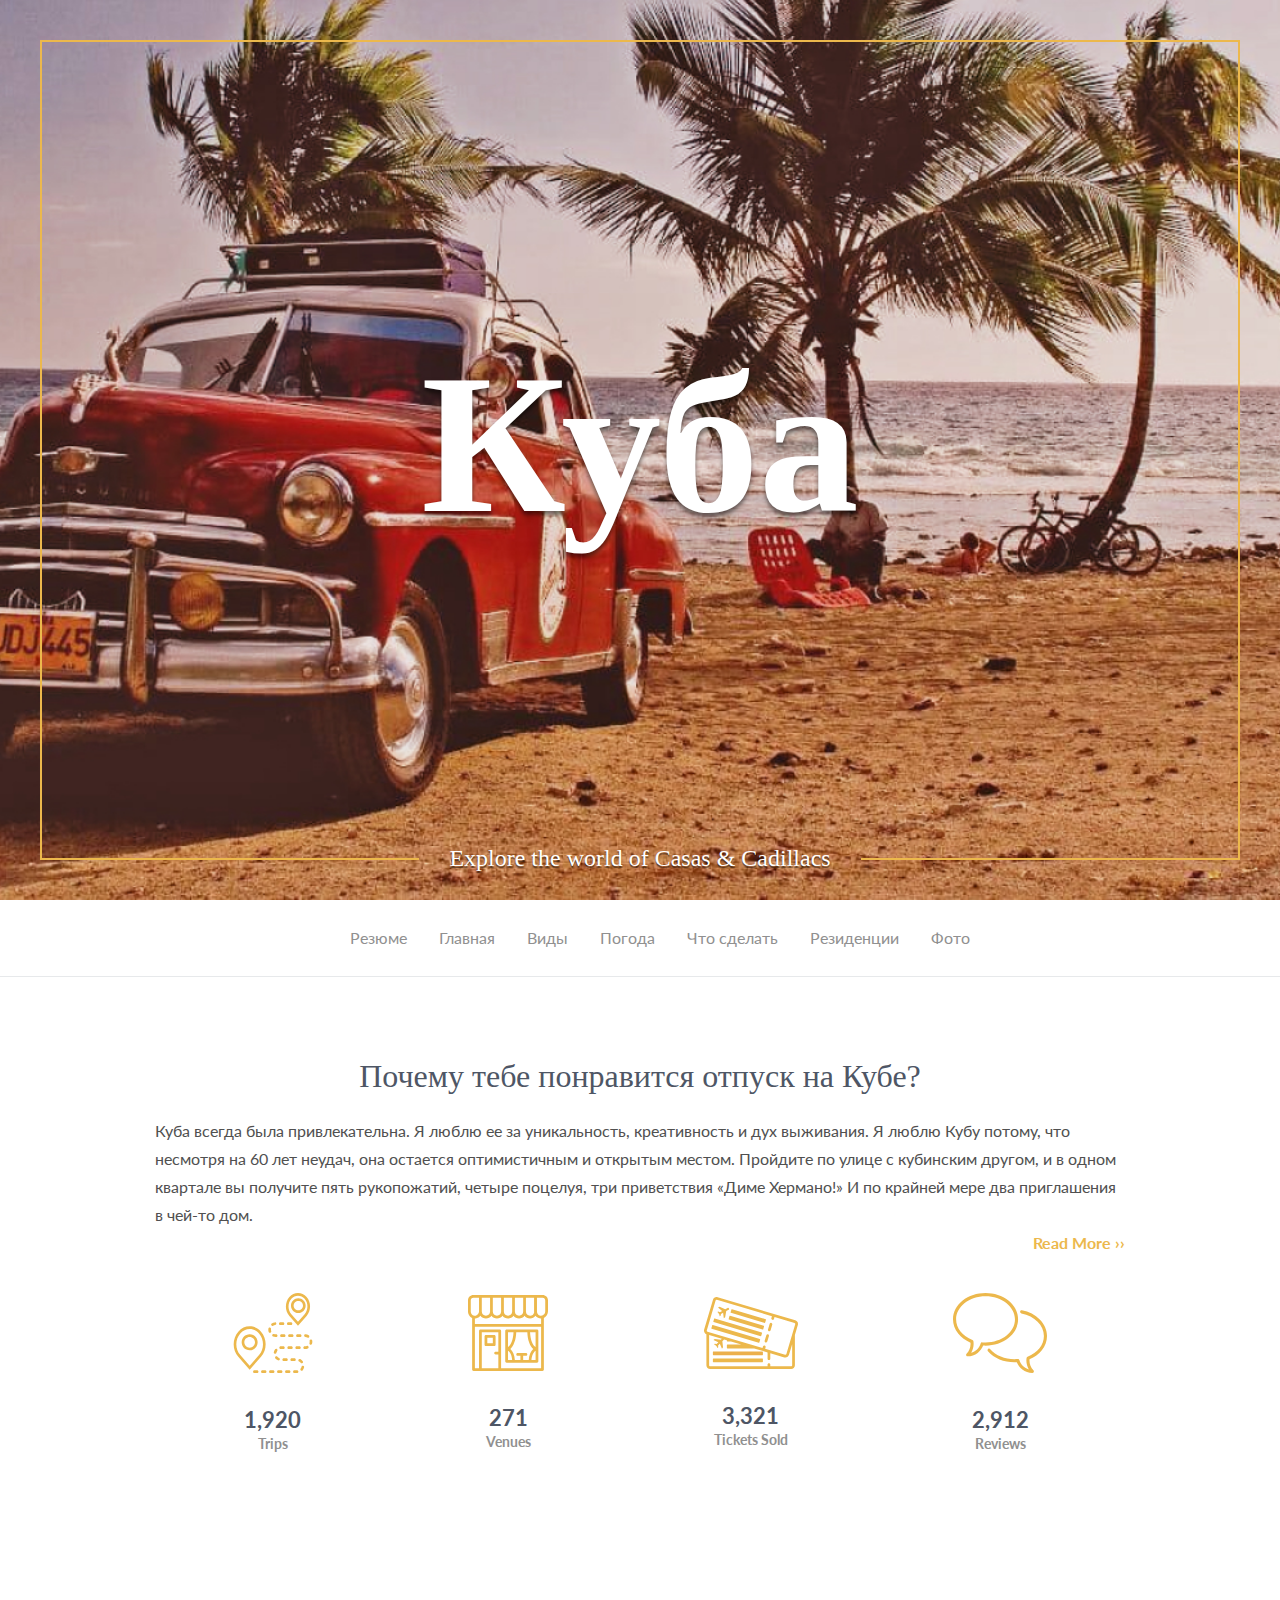
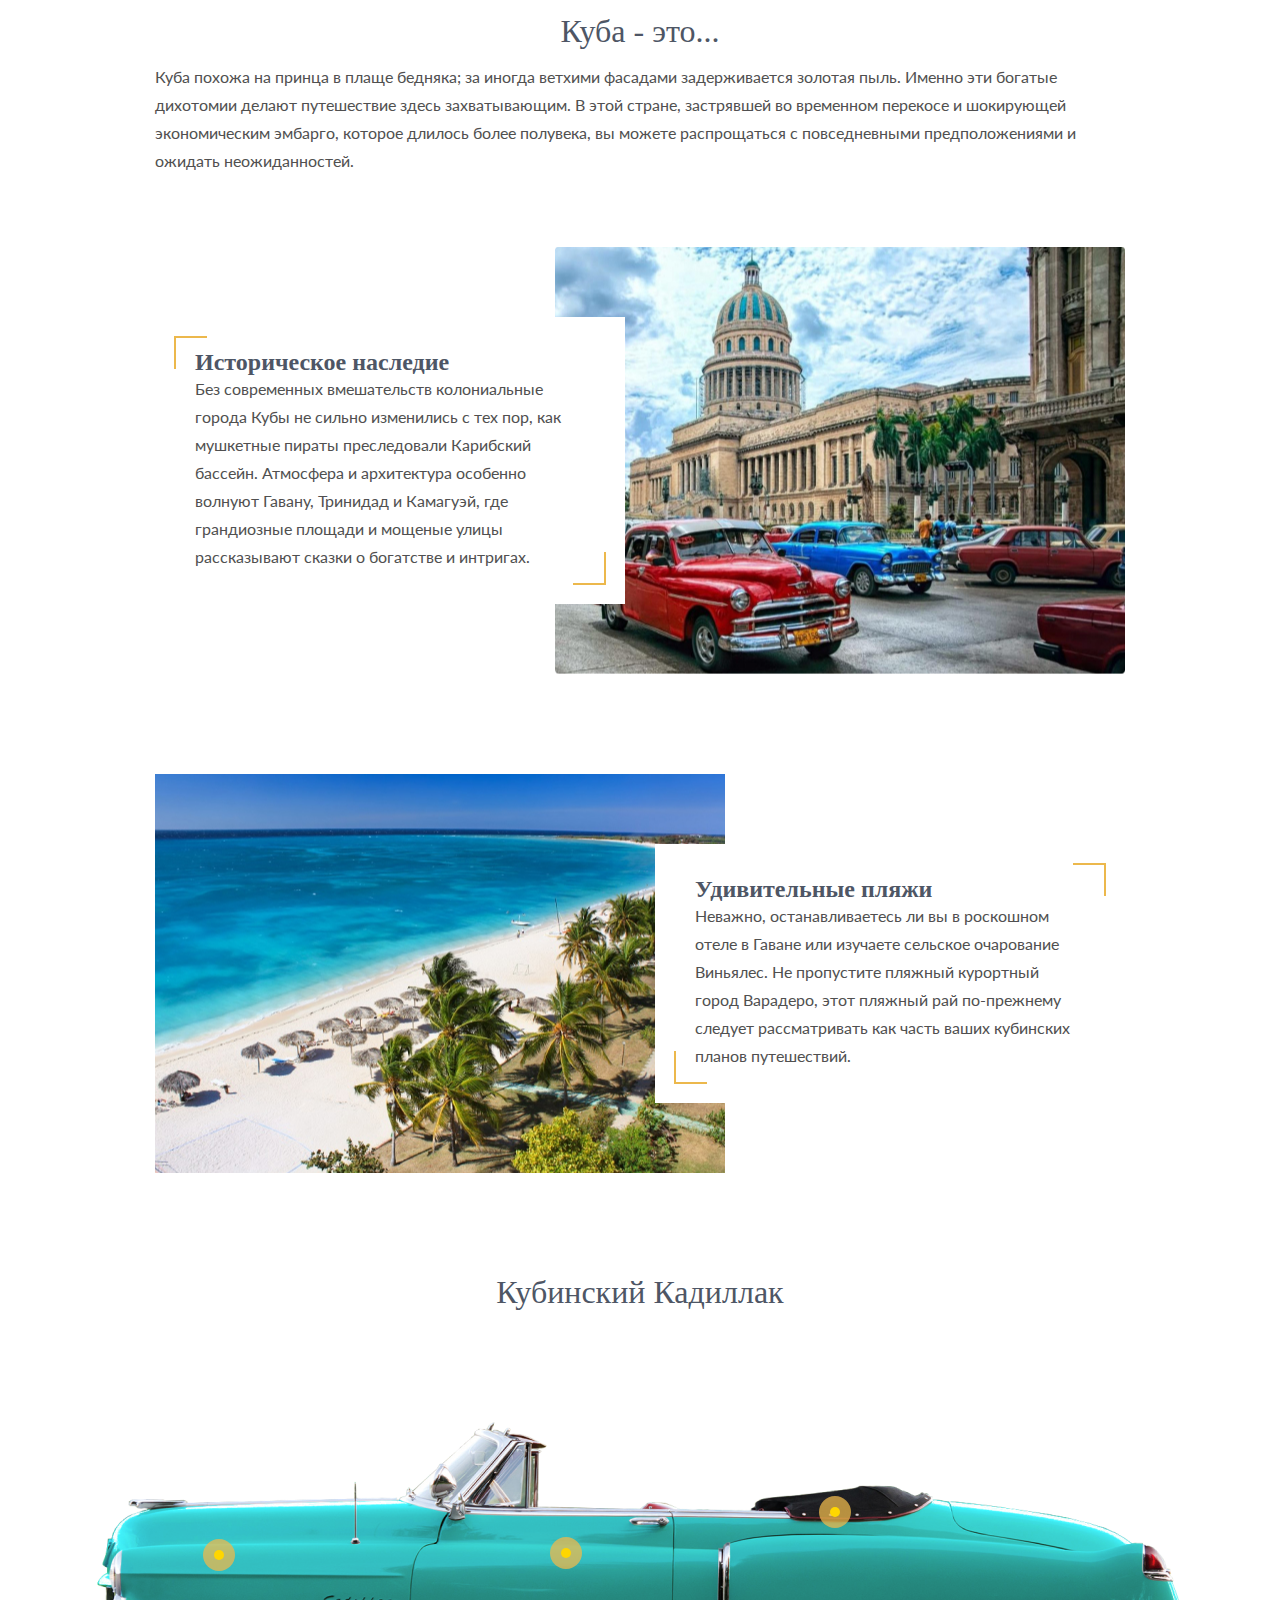
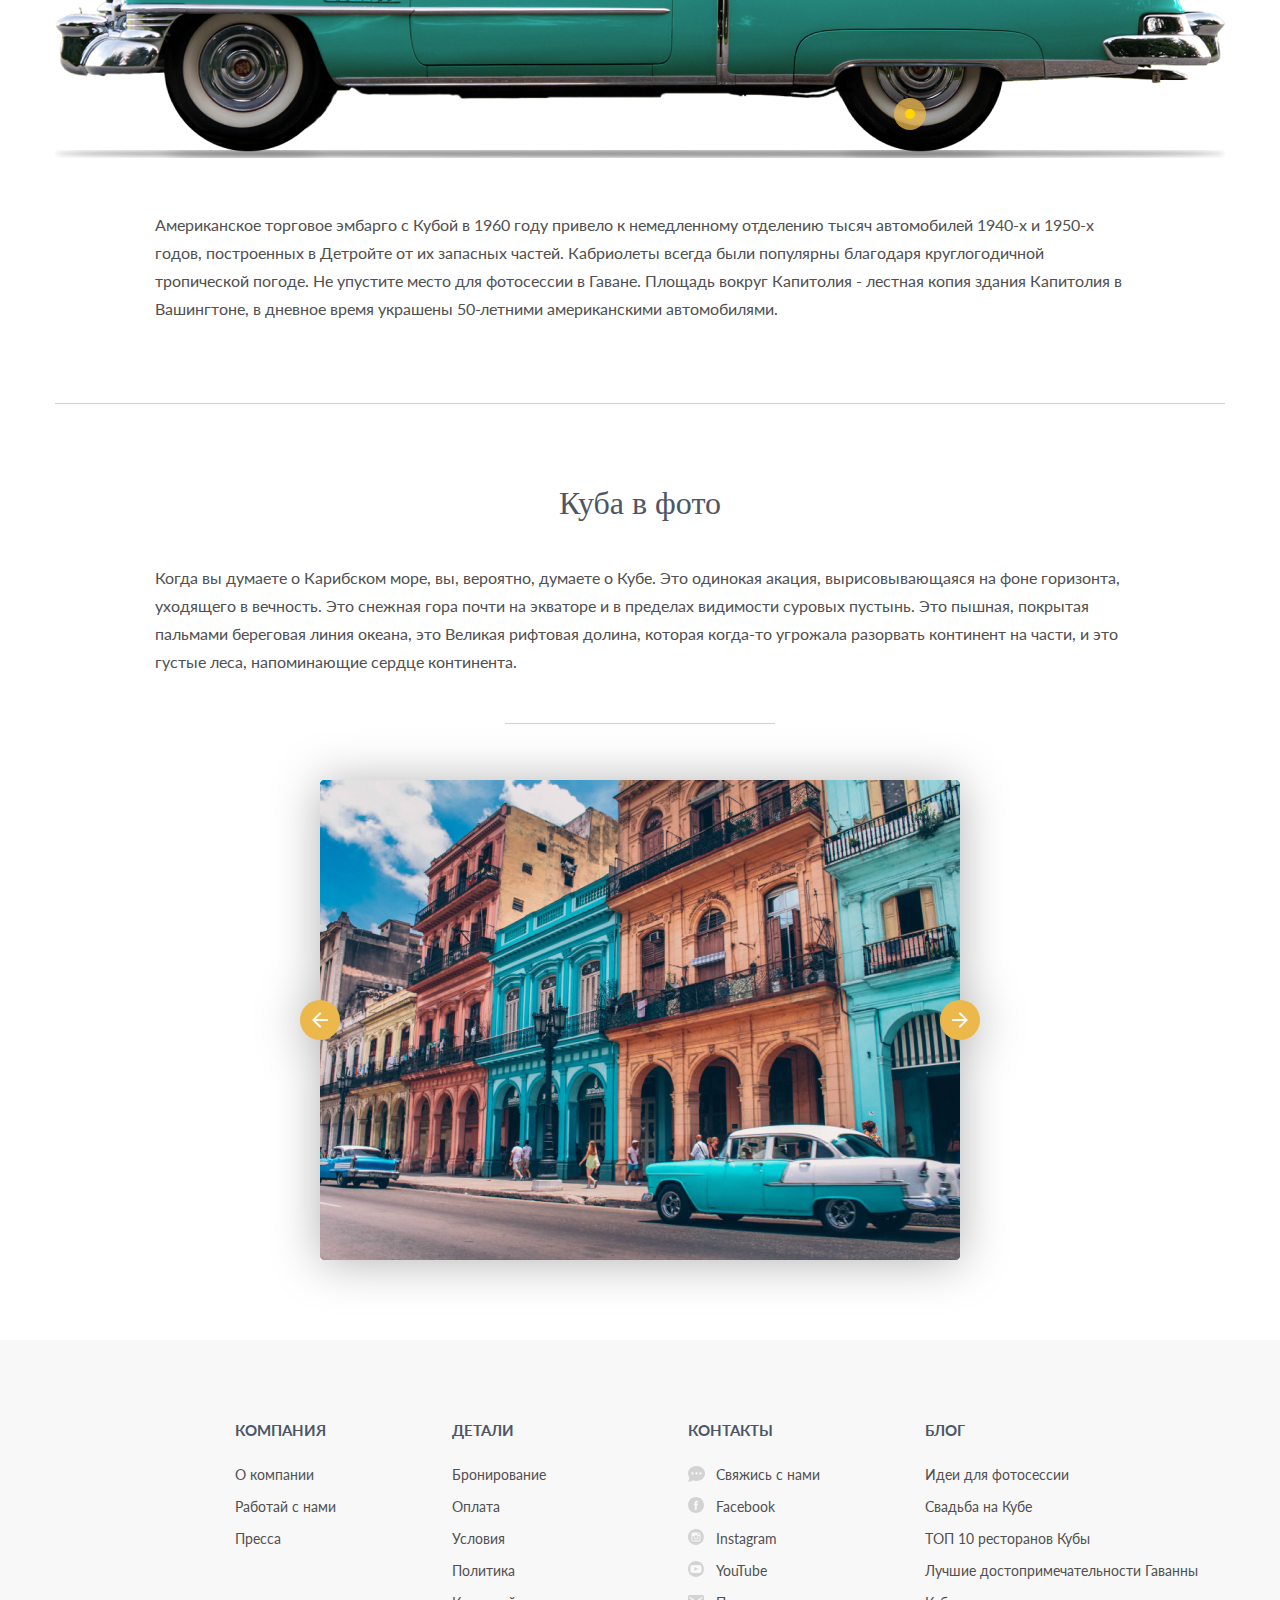
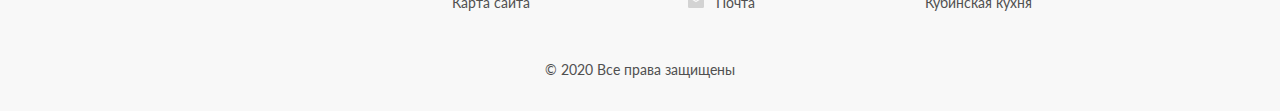
<file: index.html>
<!DOCTYPE html>
<html lang="en">
<head>
    <meta charset="UTF-8">
    <meta http-equiv="X-UA-Compatible" content="IE=edge">
    <meta name="viewport" content="width=device-width, initial-scale=1.0">
    <title>Document</title>
    <link rel="stylesheet" href="css/null/css_null.css">
    <link rel="stylesheet" href="css/scss.css">
    <link rel="preconnect" href="https://fonts.googleapis.com">
    <link rel="preconnect" href="https://fonts.gstatic.com" crossorigin>
    <link href="https://fonts.googleapis.com/css2?family=Lato:wght@400;700&display=swap" rel="stylesheet">
</head>

    <header class="header">
        <div class="header__top" style="background-image: url(img/top-bg.jpg);">
            <div class="header__top-inner">
                <h1 class="header__title">
                    Куба
                </h1>
                <p class="header__text">
                  Explore the world of Casas & Cadillacs
                </p>
            </div>
        </div>  


        <nav class="menu">
            <div class="menu__btn">
                <span></span>
                <span></span>
                <span></span>
            </div>
            <ul class="menu__list">
                <li class="menu__list-item">   
                    <a href="#" class="menu__list-link">Резюме</a>
                </li>
                <li class="menu__list-item">
                    <a href="#" class="menu__list-link">Главная</a>
                </li>
                <li class="menu__list-item">
                    <a href="#" class="menu__list-link">Виды</a>
                </li>
                <li class="menu__list-item">
                    <a href="#" class="menu__list-link">Погода</a>
                </li>
                <li class="menu__list-item">
                    <a href="#" class="menu__list-link">Что сделать</a>
                </li>
                <li class="menu__list-item">
                    <a href="#" class="menu__list-link">Резиденции</a>
                </li>
                <li class="menu__list-item">
                    <a href="#" class="menu__list-link">Фото</a>
                </li>
            </ul>
        </nav>
    </header>  
     <section class="reason">
        <div class="container">
            <h2 class="reason__title title">
                Почему тебе понравится отпуск на Кубе?
            </h2>
            <p class="reason__text container-content">
                Куба всегда была привлекательна. Я люблю ее за уникальность, креативность и дух выживания. Я люблю Кубу потому, что несмотря на 60 лет неудач, она остается оптимистичным и открытым местом. Пройдите по улице с кубинским другом, и в одном квартале вы получите пять рукопожатий, четыре поцелуя, три приветствия «Диме Хермано!» И по крайней мере два приглашения в чей-то дом.
            </p>
            <div class="reason__link container-content">
                <a href="#">Read More ››</a>
            </div>
            <div class="reason__statistics container-content">
                <div class="reason__statistics-item">
                    <img src="img/1.svg" alt="1" class="reason__statistics-image">
                    <p class="reason__statistics-num">1,920</p>
                    <p class="reason__statistics-text">Trips</p>
                </div>
                <div class="reason__statistics-item">
                    <img src="img/2.svg" alt="2" class="reason__statistics-image">
                    <p class="reason__statistics-num">271</p>
                    <p class="reason__statistics-text">Venues</p>
                </div>
                <div class="reason__statistics-item">
                    <img src="img/3.svg" alt="3" class="reason__statistics-image">
                    <p class="reason__statistics-num">3,321</p>
                    <p class="reason__statistics-text">Tickets Sold</p>
                </div>
                <div class="reason__statistics-item">
                    <img src="img/4.svg" alt="4" class="reason__statistics-image">
                    <p class="reason__statistics-num">2,912</p>
                    <p class="reason__statistics-text">Reviews</p>
                </div>
            </div> 
        </div>  
    </section>

    <section class="about">
        <div class="container">
            <div class="container-content">
                <h2 class="about__title title">
                    Куба - это...
                </h2>
                <p class="about__text">
                    Куба похожа на принца в плаще бедняка; за иногда ветхими фасадами задерживается золотая пыль. Именно эти богатые дихотомии делают путешествие здесь захватывающим. В этой стране, застрявшей во временном перекосе и шокирующей экономическим эмбарго, которое длилось более полувека, вы можете распрощаться с повседневными предположениями и ожидать неожиданностей.
                </p>
                <div class="about__item" style="background-image: url('img/bout/1\ foto.jpg');">
                    <div class="about__box">
                        <h3 class="about__box-title">
                            Историческое наследие
                        </h3>
                        <p class="about__box-text">
                            Без современных вмешательств колониальные города Кубы не сильно изменились с тех пор, как мушкетные пираты преследовали Карибский бассейн. Атмосфера и архитектура особенно волнуют Гавану, Тринидад и Камагуэй, где грандиозные площади и мощеные улицы рассказывают сказки о богатстве и интригах. 
                        </p>
                    </div>
                </div>
                <div class="about__item" style="background-image: url('img/bout/2\ foto.jpg');">
                    <div class="about__box">
                        <h3 class="about__box-title">
                            Удивительные пляжи
                        </h3>
                        <p class="about__box-text">
                            Неважно, останавливаетесь ли вы в роскошном отеле в Гаване или изучаете сельское очарование Виньялес. Не пропустите пляжный курортный город Варадеро, этот пляжный рай по-прежнему следует рассматривать как часть ваших кубинских планов путешествий.
                        </p>
                    </div>
                </div>
            </div>
           <div class="about__preview section-line">
                <h2 class="about__preview-title title">Кубинский Кадиллак</h2>
                <div class="about__images-box">
                    <img src="img/car.png" alt="">
                    <div class="about__dot about__dot--1">
                        <p class="about__dot-text">
                            Откидная крыша
                        </p>
                    </div>
                    <div class="about__dot about__dot--2">
                        <p class="about__dot-text">
                            Откидная крыша
                        </p>
                    </div>
                    <div class="about__dot about__dot--3">
                        <p class="about__dot-text">
                            Откидная крыша
                        </p>
                    </div>
                    <div class="about__dot about__dot--4">
                        <p class="about__dot-text">
                            Откидная крыша
                        </p>
                    </div>
                </div>
                <p class="about__preview-text container-content">
                    Американское торговое эмбарго с Кубой в 1960 году привело к немедленному отделению тысяч автомобилей 1940-х и 1950-х годов, построенных в Детройте от их запасных частей. Кабриолеты всегда были популярны благодаря круглогодичной тропической погоде. Не упустите место для фотосессии в Гаване. Площадь вокруг Капитолия -  лестная копия здания Капитолия в Вашингтоне, в дневное время украшены 50-летними американскими автомобилями.
                </p>
            </div>
        </div>
    </section>
     <section class="photo">
        <div class="container">
                <h2 class="photo__title title">
                    Куба в фото
                </h2>
                <p class="photo__text container-content">   
                    Когда вы думаете о Карибском море, вы, вероятно, думаете о Кубе. Это одинокая акация, вырисовывающаяся на фоне горизонта, уходящего в вечность. Это снежная гора почти на экваторе и в пределах видимости суровых пустынь.
                    Это пышная, покрытая пальмами береговая линия океана, это Великая рифтовая долина, которая когда-то угрожала разорвать континент на части, и это густые леса, напоминающие сердце континента. 
                </p>
                <div class="photo__slider">
                    <img class="photo__img" src="img/photo-slider.jpg" alt="">
                    <img class="photo__img" src="img/photo-slider.jpg" alt="">
                    <img class="photo__img" src="img/photo-slider.jpg" alt="">
                </div>
        </div>
    </section>
    <footer class="footer">
        <div class="container">
            <div class="footer__items">
                <div class="footer__item footer__item-company">
                    <h5 class="footer__item-title"> 
                        КОМПАНИЯ    
                    </h5>
                    <ul class="footer__item-list">
                        <li><a href="#" class="footer__item-link">О компании</a></li>
                        <li><a href="#" class="footer__item-link">Работай с нами</a></li>
                        <li><a href="#" class="footer__item-link">Пресса</a></li>
                    </ul> 
                </div>
                <div class="footer__item">
                    <h5 class="footer__item-title">
                        ДЕТАЛИ     
                    </h5>
                    <ul class="footer__item-list">
                        <li><a href="#" class="footer__item-link">Бронирование</a></li>
                        <li><a href="#" class="footer__item-link">Оплата</a></li>
                        <li><a href="#" class="footer__item-link">Условия</a></li>
                        <li><a href="#" class="footer__item-link">Политика</a></li>
                        <li><a href="#" class="footer__item-link">Карта сайта</a></li>
                    </ul> 
                </div>
                <div class="footer__item">
                    <h5 class="footer__item-title">
                        КОНТАКТЫ     
                    </h5>
                    <ul class="footer__item-list">
                        <li><a href="#" class="footer__item-link footer__item-link--social footer__item-link--message">Свяжись с нами</a></li>
                        <li><a href="#" class="footer__item-link footer__item-link--social footer__item-link--facebook">Facebook</a></li>
                        <li><a href="#" class="footer__item-link footer__item-link--social footer__item-link--instagram">Instagram</a></li>
                        <li><a href="#" class="footer__item-link footer__item-link--social footer__item-link--youtube">YouTube</a></li>
                        <li><a href="#" class="footer__item-link footer__item-link--social footer__item-link--email">Почта</a></li>
                    </ul> 
                </div>
                <div class="footer__item footer__item-blog">
                    <h5 class="footer__item-title">
                        БЛОГ     
                    </h5>
                    <ul class="footer__item-list">
                        <li><a href="#" class="footer__item-link">Идеи для фотосессии</a></li>
                        <li><a href="#" class="footer__item-link">Свадьба на Кубе</a></li>
                        <li><a href="#" class="footer__item-link">ТОП 10 ресторанов Кубы</a></li>
                        <li><a href="#" class="footer__item-link">Лучшие достопримечательности Гаванны</a></li>
                        <li><a href="#" class="footer__item-link">Кубинская кухня</a></li>
                    </ul> 
                </div>
            </div>
            <div class="footer__copy">
                © 2020 Все права защищены
            </div>
        </div>
    </footer>    

     <script src="https://code.jquery.com/jquery-3.6.0.min.js"></script>
    <script src="js/slick.min.js"></script>
    <script src="js/script.js"></script>
</body>
</html>
</file>
<file: css/null/css_null.css>
/* Указываем box sizing */
*,
*::before,
*::after {
  box-sizing: border-box;
}

/* Убираем внутренние отступы */


/* Убираем внешние отступы */
body,
h1,
h2,
h3,
h4,
p,
ul[class],
ol[class],
li,
figure,
figcaption,
blockquote,
dl,
dd {
  margin: 0;
}

/* Выставляем основные настройки по-умолчанию для body */
body {
  min-height: 100vh;
  scroll-behavior: smooth;
  text-rendering: optimizeSpeed;
  line-height: 1.5;
}

/* Удаляем стандартную стилизацию для всех ul и il, у которых есть атрибут class*/
ul[class],
ol[class] {
  list-style: none;
}

/* Элементы a, у которых нет класса, сбрасываем до дефолтных стилей */
a:not([class]) {
  text-decoration-skip-ink: auto;
}

/* Упрощаем работу с изображениями */
img {
  max-width: 100%;
  display: block;
}

/* Указываем понятную периодичность в потоке данных у article*/
article > * + * {
  margin-top: 1em;
}

/* Наследуем шрифты для инпутов и кнопок */
input,
button,
textarea,
select {
  font: inherit;
}

/* Удаляем все анимации и переходы для людей, которые предпочитай их не использовать */
@media (prefers-reduced-motion: reduce) {
  * {
    animation-duration: 0.01ms !important;
    animation-iteration-count: 1 !important;
    transition-duration: 0.01ms !important;
    scroll-behavior: auto !important;
  }
}
</file>
<file: css/scss.css>
@charset "UTF-8";
.container {
  max-width: 1200px;
  padding: 0 15px;
  margin: 0 auto;
}

.container-content {
  max-width: 970px;
  margin: 0 auto;
}

.title {
  font-family: Georgia;
  font-size: 32px;
  line-height: 38px;
  text-align: center;
  color: #4E5665;
  font-weight: 400;
}

.a {
  text-decoration: none;
  color: inherit;
  display: inline-block;
}

.section-line {
  border-bottom: 1px solid #D0D4D8;
}

.header__top {
  height: 100vh;
  background-repeat: no-repeat;
  background-size: cover;
  background-position: center;
  padding: 40px;
}

.header__top .header__text::after,
.header__top .header__text::before {
  content: "";
  border-top: 2px solid #ECB84C;
  width: 100%;
}

.header__top .header__text::after {
  margin-left: 30px;
}

.header__top .header__text::before {
  margin-right: 30px;
}

.header__top-inner {
  border: 2px solid #ECB84C;
  border-bottom: none;
  display: -webkit-box;
  display: -ms-flexbox;
  display: flex;
  -webkit-box-orient: vertical;
  -webkit-box-direction: normal;
      -ms-flex-direction: column;
          flex-direction: column;
  height: 100%;
  color: #FFFFFF;
  font-family: Georgia;
}

.header__text {
  font-size: 24px;
  line-height: 27px;
  text-shadow: 0px 2px 1px rgba(0, 0, 0, 0.5);
  display: -webkit-box;
  display: -ms-flexbox;
  display: flex;
  white-space: nowrap;
  -webkit-box-align: center;
      -ms-flex-align: center;
          align-items: center;
  margin-bottom: -12px;
}

body {
  color: #505050;
  font-family: 'Lato', sans-serif;
  font-size: 16px;
  line-height: 28px;
  font-weight: 400;
}

body a {
  text-decoration: none;
  color: inherit;
  display: inline-block;
}

.header__title {
  margin: auto;
  font-size: 200px;
  line-height: 227px;
  text-shadow: 0px 4px 4px rgba(0, 0, 0, 0.5);
  font-weight: 700;
}

.menu {
  border-bottom: 1px solid rgba(208, 212, 216, 0.5);
}

.menu__list-link:hover {
  color: #4E5665;
  border-bottom: 4px solid #ECB84C;
}

.menu__list-link {
  padding: 24px 10px 20px;
  color: #909090;
  margin: 0 6px;
  border-bottom: 4px solid transparent;
  -webkit-transition: all 0.5s;
  transition: all 0.5s;
}

.menu__list {
  display: -webkit-box;
  display: -ms-flexbox;
  display: flex;
  -webkit-box-pack: center;
      -ms-flex-pack: center;
          justify-content: center;
  text-align: center;
}

.reason {
  padding: 80px 0 0;
}

.reason__link {
  text-align: right;
}

.reason__title {
  margin-bottom: 22px;
}

.reason__link a {
  color: #ECB84C;
  font-weight: 700;
  margin-bottom: 36px;
}

.reason__statistics {
  display: -webkit-box;
  display: -ms-flexbox;
  display: flex;
  -ms-flex-pack: distribute;
      justify-content: space-around;
  -webkit-box-align: center;
      -ms-flex-align: center;
          align-items: center;
  text-align: center;
  padding: 0px 0px 80px 0px;
}

.reason__statistics-num {
  font-family: Lato;
  font-weight: bold;
  font-size: 22px;
  line-height: 30px;
  color: #4E5665;
  margin-top: 32px;
}

.reason__statistics-text {
  font-weight: bold;
  font-size: 14px;
  line-height: 17px;
  color: #909090;
}

.about__box {
  padding: 33px 40px;
  background-color: #fff;
  max-width: 470px;
  position: relative;
}

.about__box .about__box-title {
  font-size: 24px;
  line-height: 25px;
  color: #4E5665;
  font-family: Georgia;
}

.about__item {
  margin-bottom: 100px;
  padding: 70px 0px;
  background-repeat: no-repeat;
  background-position: right;
}

.about__box::after,
.about__box::before {
  position: absolute;
  width: 33px;
  height: 33px;
  content: "";
}

.about__box::after {
  background-image: url(../img/bout/left.svg);
  top: 19px;
  left: 19px;
}

.about__box::before {
  border-bottom: 2px solid #ECB84C;
  border-right: 2px solid #ECB84C;
  right: 19px;
  bottom: 19px;
}

.about {
  padding: 80px 0px 0px;
}

.about__title {
  margin-bottom: 13px;
}

.about__text {
  margin-bottom: 72px;
}

.about__item:nth-child(even) {
  background-position: left;
}

.about__item:nth-child(even) .about__box {
  margin-left: auto;
}

.about__item:nth-child(even) .about__box::after {
  right: 19px;
  left: auto;
  background-image: none;
  border-right: 2px solid #ECB84C;
  border-top: 2px solid #ECB84C;
}

.about__item:nth-child(even) .about__box::before {
  left: 19px;
  border-right: none;
  border-left: 2px solid #ECB84C;
}

.about__preview .about__preview-title {
  margin-bottom: 38px;
}

.about__preview .about__preview-text {
  margin: 53px auto 80px;
}

.about__preview .about__images-box {
  padding-top: 73px;
  position: relative;
}

.about__preview .about__images-box .about__dot {
  width: 32px;
  height: 32px;
  border-radius: 50%;
  background-color: rgba(236, 184, 76, 0.75);
  position: absolute;
  cursor: pointer;
}

.about__preview .about__images-box .about__dot .about__dot-text {
  font-size: 14px;
  line-height: 28px;
  font-weight: bold;
  color: #505050;
  position: absolute;
  top: -140px;
  left: 150px;
  white-space: nowrap;
  display: none;
}

.about__preview .about__images-box .about__dot::after {
  content: "";
  position: absolute;
  width: 10px;
  height: 10px;
  top: 50%;
  left: 50%;
  border-radius: 50%;
  background-color: #FFD600;
  -webkit-transform: translate(-50%, -50%);
          transform: translate(-50%, -50%);
}

.about__preview .about__images-box .about__dot::before {
  content: "";
  background-image: url("../img/line.svg");
  width: 244px;
  height: 122px;
  position: absolute;
  top: -113px;
  left: 25px;
  display: none;
}

.about__preview .about__images-box .about__dot:hover::before {
  display: block;
}

.about__preview .about__images-box .about__dot:hover .about__dot-text {
  display: block;
}

.about__dot--1 {
  top: 190px;
  left: 148px;
}

.about__dot--2 {
  top: 188px;
  left: 495px;
}

.about__dot--3 {
  top: 147px;
  right: 374px;
}

.about__dot--4 {
  bottom: 28px;
  right: 299px;
}

.photo {
  padding: 80px 0;
}

.photo .photo__title {
  margin-bottom: 42px;
}

.photo .photo__text {
  padding-bottom: 48px;
  margin-bottom: 56px;
  position: relative;
}

.photo .photo__text::after {
  content: "";
  position: absolute;
  height: 1px;
  width: 270px;
  margin: 0 auto;
  bottom: 0;
  background-color: #D0D4D8;
  left: 0;
  right: 0;
}

.photo .photo__slider {
  max-width: 640px;
  margin: 0 auto;
  position: relative;
  -webkit-filter: drop-shadow(0px 2px 24px rgba(0, 0, 0, 0.3));
          filter: drop-shadow(0px 2px 24px rgba(0, 0, 0, 0.3));
}

.photo .photo__slider img {
  text-align: center;
  margin: 0 auto;
}

/*-------------------------- Слайдер ебучий*/
.slick-track {
  display: -webkit-box;
  display: -ms-flexbox;
  display: flex;
}

.slick-list {
  overflow: hidden;
}

.slick-arrow {
  border: none;
  border-radius: 50%;
  width: 40px;
  height: 40px;
  background-color: #ECB84C;
  cursor: pointer;
  position: absolute;
  top: 50%;
  -webkit-transform: translateY(-50%);
          transform: translateY(-50%);
  z-index: 5;
}

.slick-prev {
  left: -20px;
}

.slick-next {
  right: -20px;
}

/*----------------------------------------*/
.footer {
  padding: 55px 0px 32px;
  background: #F8F8F8;
}

.footer__item-blog {
  width: 300px;
}

.footer__item-company {
  width: 300px;
}

.footer__copy {
  padding-top: 40px;
  text-align: center;
  font-size: 14px;
  line-height: 19px;
}

.footer__items {
  display: -webkit-box;
  display: -ms-flexbox;
  display: flex;
  -webkit-box-pack: justify;
      -ms-flex-pack: justify;
          justify-content: space-between;
}

.footer__item {
  width: 140px;
}

.footer__item-title {
  font-size: 15px;
  line-height: 20px;
  font-weight: bold;
  color: #4E5665;
  margin-bottom: 20px;
  text-transform: uppercase;
}

.footer__item-link {
  font-size: 14px;
  line-height: 19px;
  margin-bottom: 8px;
}

.footer__item-company {
  width: 300px;
  padding-left: 180px;
}

.footer__item-blog {
  width: 300px;
}

.footer__item-list {
  padding: 0;
}

.footer__item-link--social {
  padding-left: 28px;
  position: relative;
}

.footer__item-link--social::before {
  position: absolute;
  content: "";
  left: 0;
  width: 16px;
  height: 16px;
}

.footer__item-link--message::before {
  background-image: url("../img/12/1.svg");
  width: 17px;
  top: 1px;
}

.footer__item-link--facebook::before {
  background-image: url("../img/12/2.svg");
}

.footer__item-link--instagram::before {
  background-image: url("../img/12/3.svg");
}

.footer__item-link--youtube::before {
  background-image: url("../img/12/4.svg");
}

.footer__item-link--email::before {
  background-image: url("../img/12/5.svg");
  height: 13px;
  top: 2px;
}

.menu__btn {
  display: none;
}

@media (max-width: 1075px) {
  .about__dot--1 {
    top: 140px;
    left: 75px;
  }
  .about__dot--2 {
    top: 188px;
    left: 340px;
  }
  .about__dot--3 {
    top: 130px;
    right: 252px;
  }
  .about__dot--4 {
    bottom: 28px;
    right: 190px;
  }
  .footer__item-company {
    width: 140px;
    padding-left: 0;
  }
}

@media (max-width: 840px) {
  .about__box {
    margin: 0 auto;
  }
  .about__item {
    padding: 382px 0 70px;
    background-position: top;
    margin-bottom: 0px;
  }
  .about__item:nth-child(even) {
    background-position: top;
  }
  .about__dot {
    display: none;
  }
  .about__images-box {
    padding-top: 0;
  }
  .footer__items {
    -ms-flex-wrap: wrap;
        flex-wrap: wrap;
  }
  .footer__item {
    width: 50%;
    margin-bottom: 35px;
    padding-right: 25px;
  }
}

@media (max-width: 700px) {
  .header__title {
    font-size: 120px;
    line-height: 150px;
  }
  .header__text {
    font-size: 20px;
  }
  .menu {
    position: relative;
  }
  .menu__btn {
    display: block;
    width: 40px;
    cursor: pointer;
    position: absolute;
    right: 15px;
    top: 10px;
  }
  .menu__btn span {
    display: block;
    margin-bottom: 10px;
    background-color: #FFD600;
    height: 4px;
  }
  .menu__list {
    display: none;
    padding: 60px 0px 0px 0px;
    text-align: center;
    border-bottom: 4px solid #ECB84C;
  }
  .menu__list-link {
    display: block;
    border-top: 4px solid #ECB84C;
  }
  .menu__list-link:hover {
    border-bottom: 4px solid transparent;
  }
  .slick-next {
    right: 20px;
  }
  .slick-prev {
    left: 20px;
  }
}

@media (max-width: 540px) {
  .header__text {
    display: none;
  }
  .header__top-inner {
    border: 2px solid #ECB84C;
  }
  .header__top {
    padding: 10px;
  }
  .header__title {
    font-size: 100px;
  }
  .title {
    font-size: 24px;
    line-height: 28px;
  }
  body {
    font-size: 15px;
    line-height: 24px;
  }
  .reason__statistics {
    display: block;
  }
  .reason__statistics-item {
    margin-bottom: 30px;
  }
  .reason__statistics-image {
    margin: 0 auto;
  }
}

@media (max-width: 470px) {
  .footer__items {
    display: block;
  }
  .footer__item {
    width: 100%;
    padding-right: 0;
  }
}

@media (min-width: 700px) {
  .menu__list {
    display: -webkit-box !important;
    display: -ms-flexbox !important;
    display: flex !important;
  }
}
</file>
